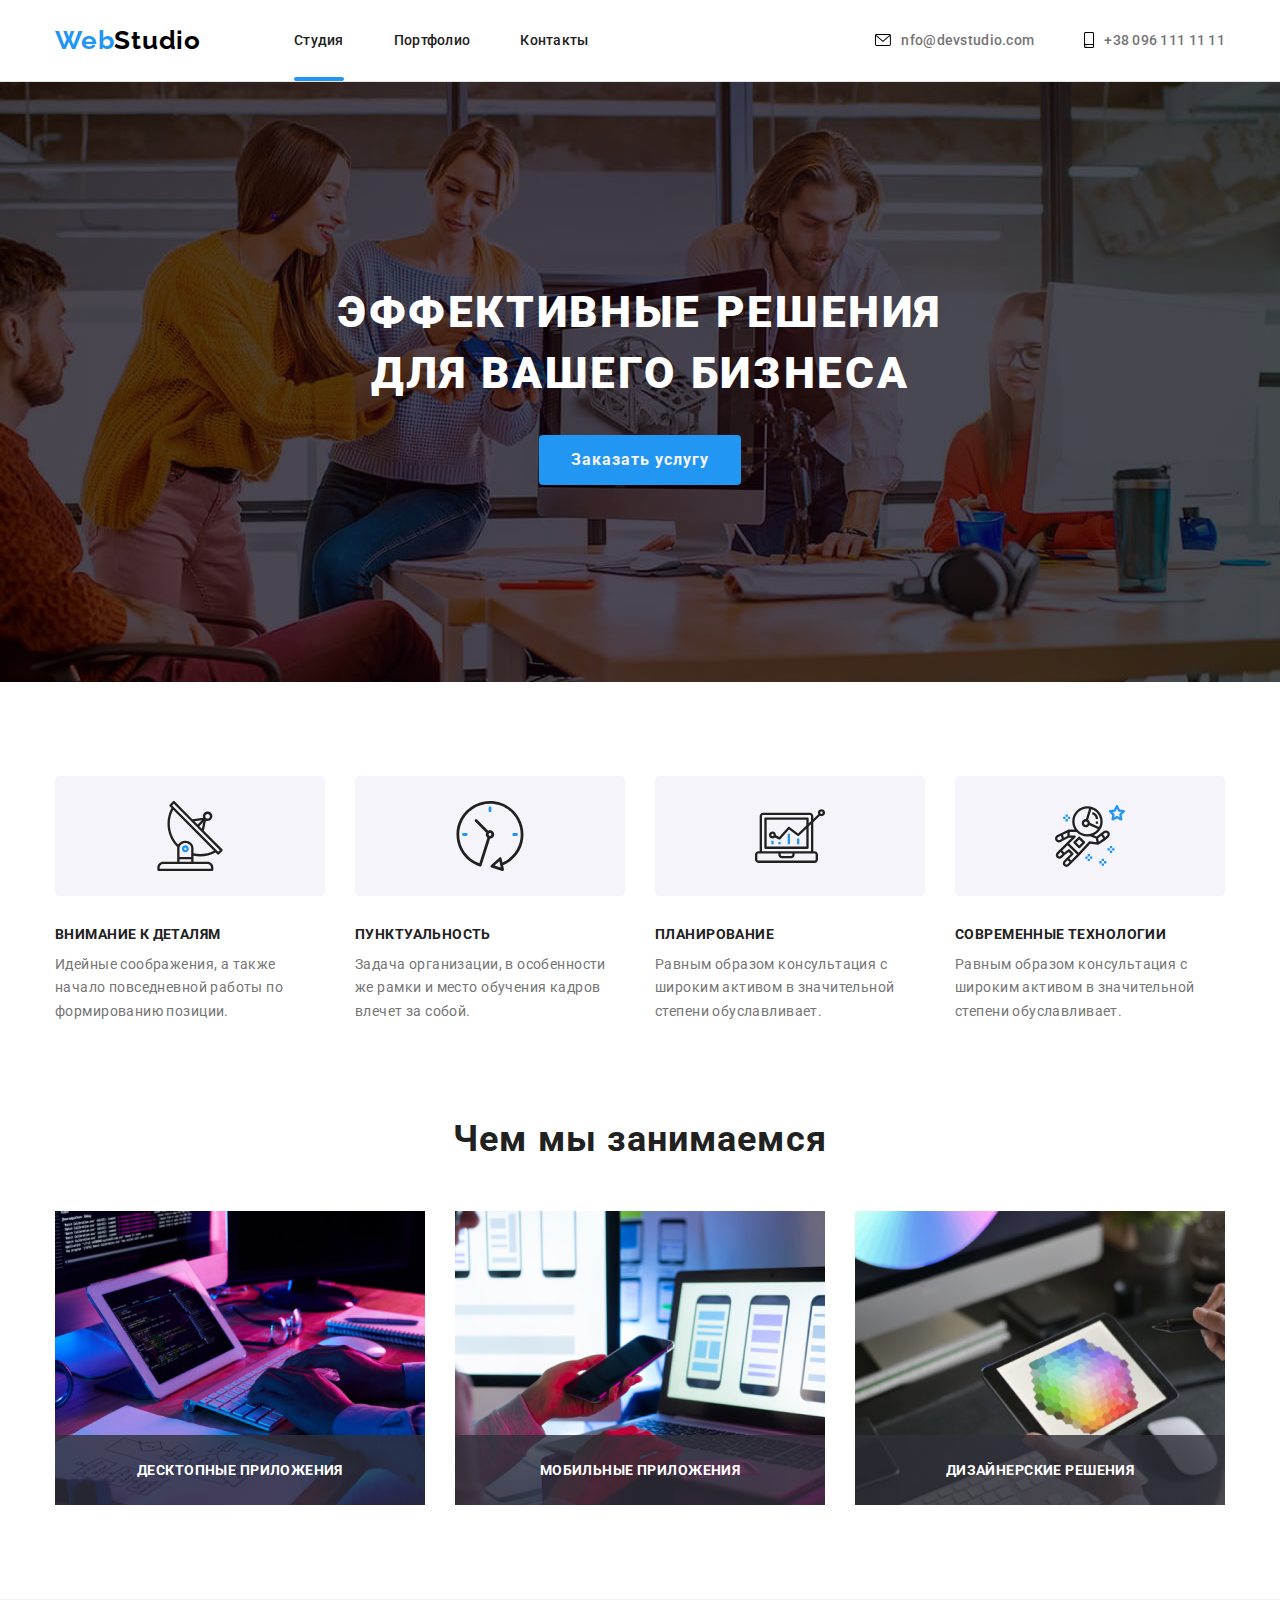
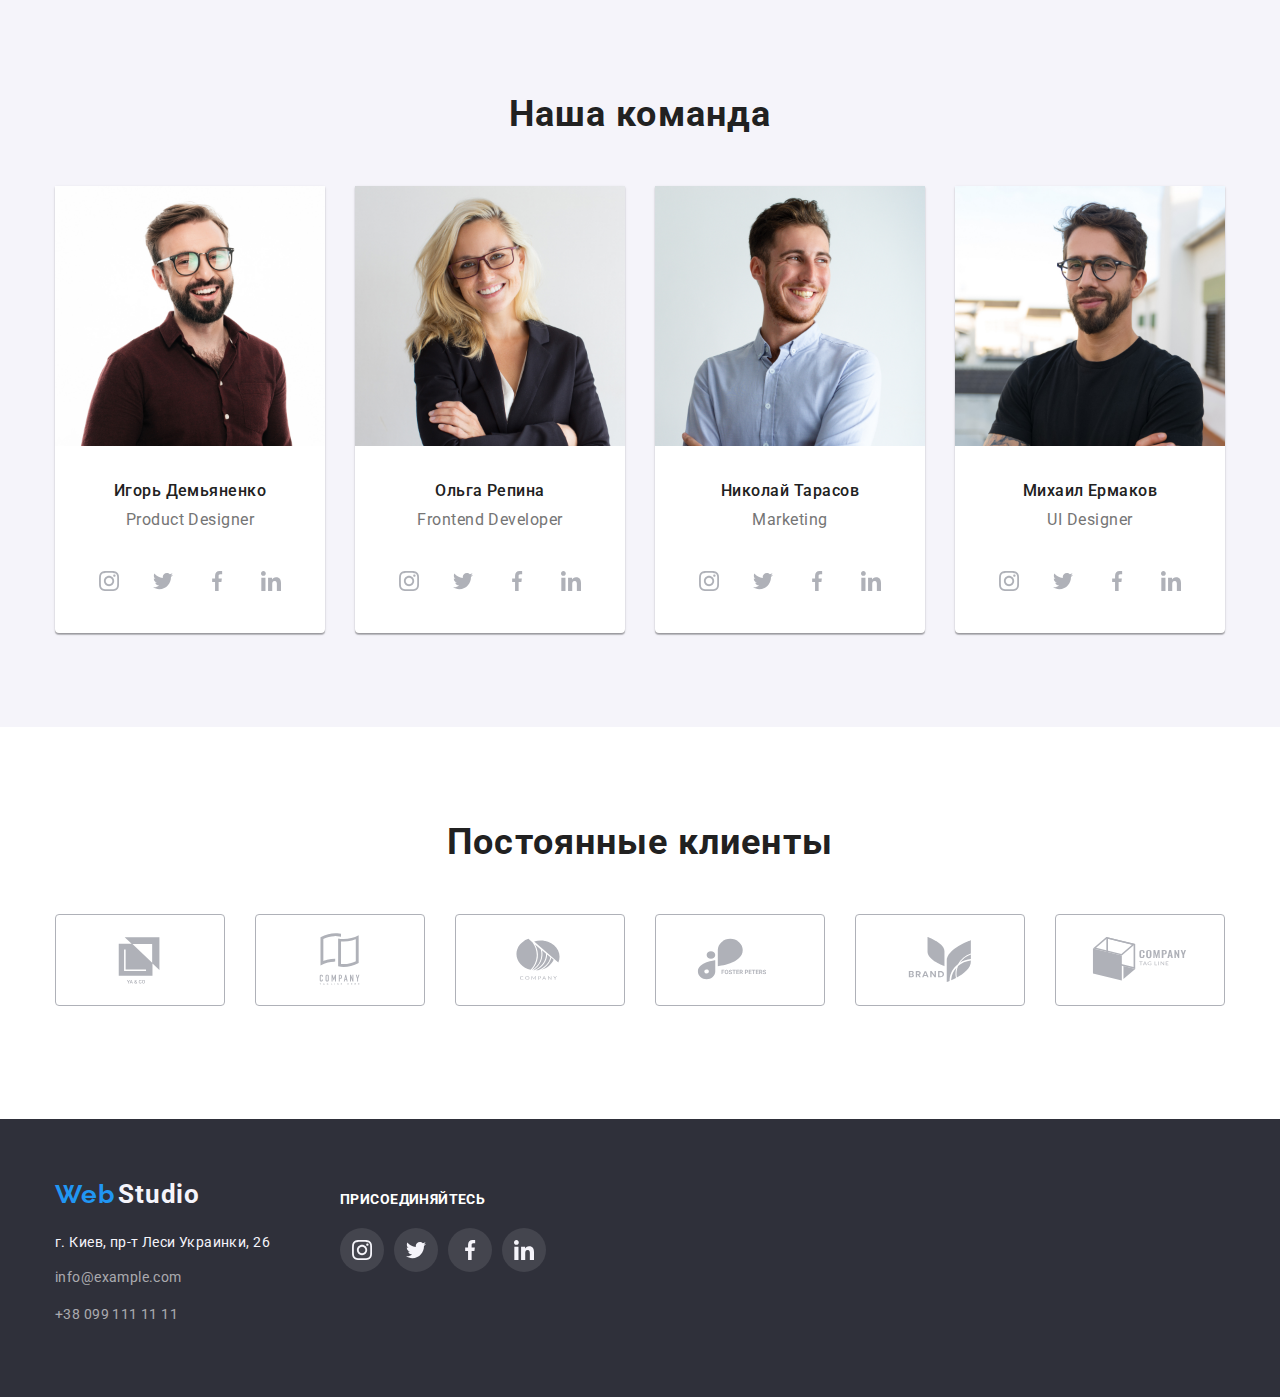
<file: index.html>
<!DOCTYPE html>
<html lang="ru">

<head>
    <meta charset="UTF-8">
    <meta http-equiv="X-UA-Compatible" content="IE=edge">
    <meta name="viewport" content="width=device-width, initial-scale=1.0">
    <title>WebStudio</title>
    <link rel="stylesheet" href="https://cdnjs.cloudflare.com/ajax/libs/modern-normalize/1.1.0/modern-normalize.min.css">
    <link rel="stylesheet" href="./css/styles.css">
    
    <link rel="preconnect" href="https://fonts.googleapis.com">
    <link rel="preconnect" href="https://fonts.gstatic.com" crossorigin>
    <link href="https://fonts.googleapis.com/css2?family=Raleway:wght@700&family=Roboto:wght@400;500;700;900&display=swap" rel="stylesheet"> 
</head>
<body>
<header class="page-header">
    <div class="conteiner conteiner-nav">
    <nav class="conteiner-nav">   
    <a href="index.html" class="logo"><span class="web">Web</span>Studio</a>
    <ul class="site-nav list">
        <li class="item">
            <a class="link current"  href="index.html">Студия</a>
        </li>
        <li class="item">
            <a class="link" href="portfolio.html">Портфолио</a>
        </li>
        <li class="item">
            <a class="link" href="#">Контакты</a>
        </li>
    </ul>
</nav>
<ul class="list-contacts list">
    <li class="item">
        <a class="contact" href="mailto:nfo@devstudio.com">
            <svg class="icon-mail">
                <use href="./img/SVG/icons.svg#envelope"></use>
                </svg> 
            nfo@devstudio.com</a>
    </li>
    <li class="item">
        <a class="contact" href="tel:+380961111111">
            <svg class="icon-tell">
                <use href="./img/SVG/icons.svg#smartphone"></use>
                </svg> 
            +38 096 111 11 11</a>
    </li>
</ul>
</div>
</header>
<main>
    <div class="conteiner-fon">
        <section class="hero">
        <div class="conteiner">
            <h1 class="hero-caption">Эффективные решения для вашего бизнеса</h1>
            <button class="hero-button" data-modal-open  type="button">Заказать услугу</button>   
        </div>
        </section>
        </div>
    <section class="post">
        <div class="conteiner post-cont">
        <ul class="list post-conteiner">
            <li class="list-post">

                <div class="icon-post-conteiner">
                    <svg class="icon-post">
                    <use href="./img/SVG/icons.svg#antenna"></use>
                    </svg> 
                </div>

                <h3 class="post-title">Внимание к деталям</h3>
               <p class="post-text"> Идейные соображения, а также начало повседневной работы по формированию позиции.</p>
            </li>
            <li class="list-post icon-clock">
                <div class="icon-post-conteiner">
                    <svg class="icon-post">
                    <use href="./img/SVG/icons.svg#clock"></use>
                    </svg> 
                </div>
                <h3 class="post-title">Пунктуальность</h3>
                <p class="post-text">Задача организации, в особенности же рамки и место обучения кадров влечет за собой.</p>
            </li>
            <li class="list-post icon-diagram">
                <div class="icon-post-conteiner">
                    <svg class="icon-post">
                    <use href="./img/SVG/icons.svg#diagram"></use>
                    </svg> 
                </div>
                <h3 class="post-title">Планирование</h3>
                <p class="post-text"> Равным образом консультация с широким активом в значительной степени обуславливает.</p>
            </li>
            <li class="list-post icon-astronaut">
                <div class="icon-post-conteiner">
                    <svg class="icon-post">
                    <use href="./img/SVG/icons.svg#astronaut"></use>
                    </svg> 
                </div>
                <h3 class="post-title">Современные технологии</h3>
                <p class="post-text"> Равным образом консультация с широким активом в значительной степени обуславливает.</p>
            </li>
        </ul>
    </div>
    </section>
    <section class="work">
        <div class="conteiner">
        <h2 class="work-title">Чем мы занимаемся</h2>
        <ul class="list work-conteiner">
        <div class="work-title-conteiner">
            <li class="list-work"><img src="img/box1.jpg" width="370" alt="Разрабатка программы">
            <div class="img-work-conainer">
                <p class="text-work-conteiner">Десктопные приложения</p>
            </div>
        </div>
            </li>

            <div class="work-title-conteiner">
            <li class="list-work"><img src="img/img.jpg" width="370" alt="Мобильное приложение">
                <div class="img-work-conainer">
                    <p class="text-work-conteiner">Мобильные приложения</p>
                </div>
            </div>
            </li>
             
            <div class="work-title-conteiner">
            <li class="list-work"><img src="img/img1.jpg" width="370" alt="Дизайн">
                <div class="img-work-conainer">
                    <p class="text-work-conteiner">Дизайнерские решения</p>
                </div>
            </div>
            </li>
        </ul>
    </div>
    </section>

      
    <section class="team team-fon">
        <div class="conteiner team-cont">
        <h2 class="team-caption">Наша команда</h2> 
        <ul class="list team-conteiner">
            <li class="team-picture">
                <img class="picture" src="img/img5.jpg" width="270" alt="Игорь Демьяненко">
                <h3 class="team-title">Игорь Демьяненко</h3>
                <p class="team-text">Product Designer</p>
                <ul class="box-icon">
                    <li>
                        <a href="#" class="button">
                        <svg class="icon-button">
                        <use href="./img/SVG/icons.svg#instagram"></use>
                        </svg>  
                    </a>
                    </li>

                    <li>
                        <a href="#" class="button">
                        <svg class="icon-button">
                        <use href="./img/SVG/icons.svg#twitter"></use>
                        </svg>  
                    </a>
                    </li>

                    <li>
                        <a href="#" class="button">
                        <svg class="icon-button" >
                        <use href="./img/SVG/icons.svg#facebook"></use>
                        </svg>  
                    </a>
                    </li>

                    <li>
                        <a href="#" class="button">
                        <svg class="icon-button" >
                        <use href="./img/SVG/icons.svg#linkedin"></use>
                        </svg>  
                    </a>
                    </li>
                </ul>
            </li>

            <li class="team-picture">
                <img class="picture" src="img/img4.jpg" width="270" alt="Ольга Репина">
                <h3 class="team-title">Ольга Репина</h3>
                <p class="team-text">Frontend Developer</p>
                <ul class="box-icon">
                    <li>
                        <a href="#" class="button">
                        <svg class="icon-button">
                        <use href="./img/SVG/icons.svg#instagram"></use>
                        </svg>  
                    </a>
                    </li>

                    <li>
                        <a href="#" class="button">
                        <svg class="icon-button">
                        <use href="./img/SVG/icons.svg#twitter"></use>
                        </svg>  
                    </a>
                    </li>

                    <li>
                        <a href="#" class="button">
                        <svg class="icon-button" >
                        <use href="./img/SVG/icons.svg#facebook"></use>
                        </svg>  
                    </a>
                    </li>

                    <li>
                        <a href="#" class="button">
                        <svg class="icon-button" >
                        <use href="./img/SVG/icons.svg#linkedin"></use>
                        </svg>  
                    </a>
                    </li>
                </ul>
            </li>

            <li class="team-picture">
                <img class="picture" src="img/img2.jpg" width="270" alt="Николай Тарасов">
                <h3 class="team-title">Николай Тарасов</h3>
                <p class="team-text">Marketing</p>
                <ul class="box-icon">
                    <li>
                        <a href="#" class="button">
                        <svg class="icon-button">
                        <use href="./img/SVG/icons.svg#instagram"></use>
                        </svg>  
                    </a>
                    </li>

                    <li>
                        <a href="#" class="button">
                        <svg class="icon-button">
                        <use href="./img/SVG/icons.svg#twitter"></use>
                        </svg>  
                    </a>
                    </li>

                    <li>
                        <a href="#" class="button">
                        <svg class="icon-button" >
                        <use href="./img/SVG/icons.svg#facebook"></use>
                        </svg>  
                    </a>
                    </li>

                    <li>
                        <a href="#" class="button">
                        <svg class="icon-button" >
                        <use href="./img/SVG/icons.svg#linkedin"></use>
                        </svg>  
                    </a>
                    </li>
                </ul>
            </li>

            <li class="team-picture">
                <img class="picture" src="img/img3.jpg" width="270" alt="Михаил Ермаков">
                <h3 class="team-title">Михаил Ермаков</h3>
                <p class="team-text">UI Designer</p>
                <ul class="box-icon">
                    <li>
                        <a href="#" class="button">
                        <svg class="icon-button">
                        <use href="./img/SVG/icons.svg#instagram"></use>
                        </svg>  
                    </a>
                    </li>

                    <li>
                        <a href="#" class="button">
                        <svg class="icon-button">
                        <use href="./img/SVG/icons.svg#twitter"></use>
                        </svg>  
                    </a>
                    </li>

                    <li>
                        <a href="#" class="button">
                        <svg class="icon-button" >
                        <use href="./img/SVG/icons.svg#facebook"></use>
                        </svg>  
                    </a>
                    </li>

                    <li>
                        <a href="#" class="button">
                        <svg class="icon-button" >
                        <use href="./img/SVG/icons.svg#linkedin"></use>
                        </svg>  
                    </a>
                    </li>
                </ul>
            </li>
        </ul>
    </div>
    </section>
 

    <section class="clients">
        <div class="conteiner clients-conteiner">
            <h2 class="clients-caption">Постоянные клиенты</h2>
            <ul class="list box-caption">

                <li>
                    <a href="#" class="box-clients">
                        <svg class="box-button">
                        <use href="./img/SVG/icons.svg#Logo"></use>
                        </svg>  
                    </a>
                </li>

                <li>
                    <a href="#" class="box-clients">
                    <svg class="box-button">
                        <use href="./img/SVG/icons.svg#Logo-1"></use>
                        </svg> 
                    </a>
                </li>

                <li> 
                    <a href="#" class="box-clients">
                    <svg class="box-button">
                        <use class="box-button-clien" href="./img/SVG/icons.svg#Logo-2"></use>
                        </svg> 
                    </a>
                </li>

                <li >
                    <a href="#" class="box-clients">
                    <svg class="box-button">
                        <use href="./img/SVG/icons.svg#Logo-3"></use>
                        </svg> 
                    </a>
                </li>

                <li> 
                    <a href="#" class="box-clients">
                    <svg class="box-button">
                        <use href="./img/SVG/icons.svg#Logo-4"></use>
                        </svg>  
                    </a> 
                </li>

                <li>
                    <a href="#" class="box-clients">
                    <svg class="box-button">
                        <use href="./img/SVG/icons.svg#Logo-5"></use>
                        </svg> 
                    </a>
                </li>
            </ul>
         </div>
    </section>
</main>

<footer class="footer">
    <div class="conteiner footer-conteiner">
        <div class="logo-conteiner">
        <div class="logo-web">
         <span class="web-footer">Web</span> <span class="logo-footer">Studio</span>
        </div>
       <address> 
        <p class="address">г. Киев, пр-т Леси Украинки, 26</p>
        <ul class="items-contacts list">
            <li class="item">
                <a class="contact-footer" href="mailto:info@example.com">info@example.com</a>
            </li>
            <li class="item">
                <a class="contact-footer" href="tel:+380991111111">+38 099 111 11 11</a>
            </li>
        </ul>
    </address>
     </div>
     
    <div class="footer-social-networks">
    <div class="social-networks">
    <h3 class="title">присоединяйтесь</h3>
    
    <ul class="footer-icon list">

    <li>
        <a href="#"  class="button-social-networks">
            <svg class="icon-button-networks">
            <use href="./img/SVG/icons.svg#instagram"></use>
            </svg>  
        </a>
    </li>
    <li>
        <a href="#"  class="button-social-networks">
        <svg class="icon-button-networks">
        <use href="./img/SVG/icons.svg#twitter"></use>
        </svg>  
    </a>
    </li>
    <li>
        <a href="#"  class="button-social-networks">
        <svg class="icon-button-networks">
        <use href="./img/SVG/icons.svg#facebook"></use>
        </svg>  
    </a>
    </li>
    <li>
        <a href="#"  class="button-social-networks">
        <svg class="icon-button-networks">
        <use href="./img/SVG/icons.svg#linkedin"></use>
        </svg>  
    </a>
    </li>
    </ul>
    </div>
</div>

</div>
</footer>

<div class="backdrop is-hidden" data-modal>
    <div class="modal">
        <button class="close" data-modal-close>
            <svg class="close-img">
                <use href="./img/SVG/icons.svg#close"></use>
            </svg>
        </button>
    </div>
</div>

<script src="./js/modal.js"></script>
</body>
</html>
</file>
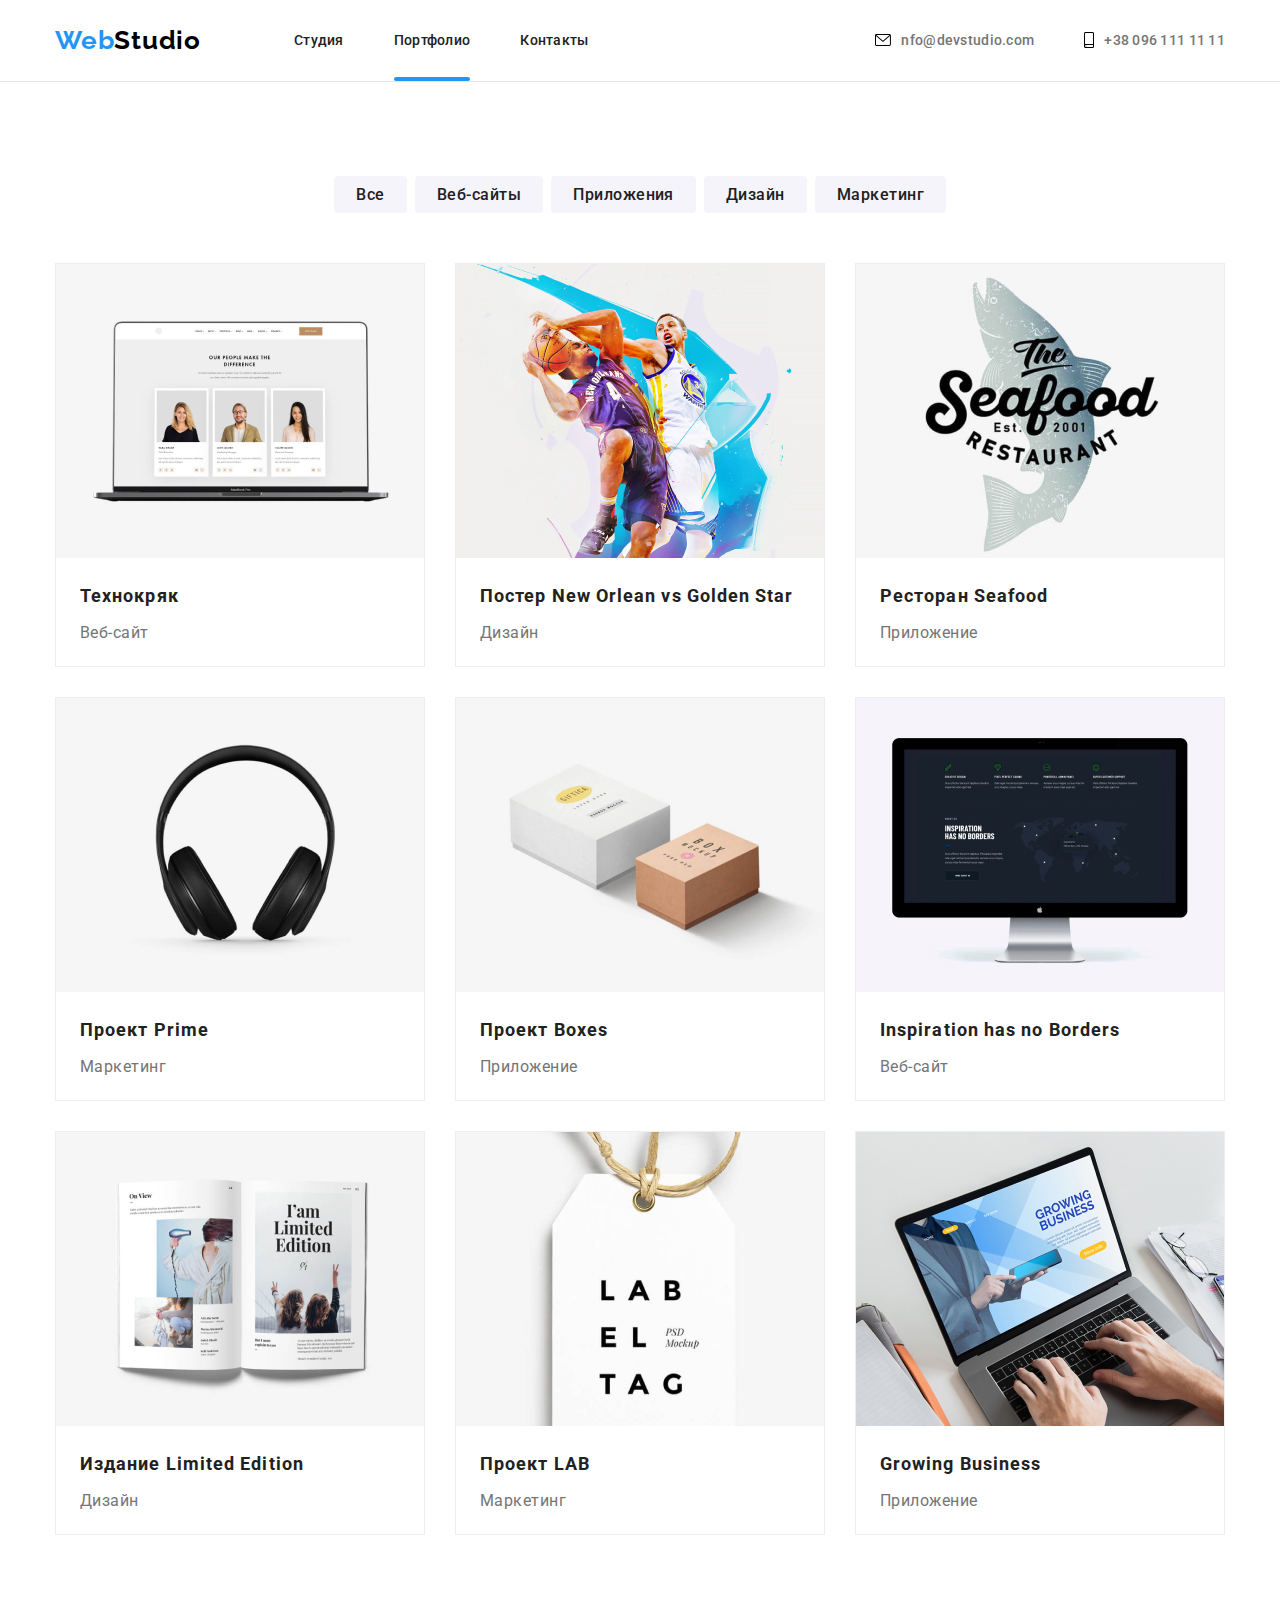
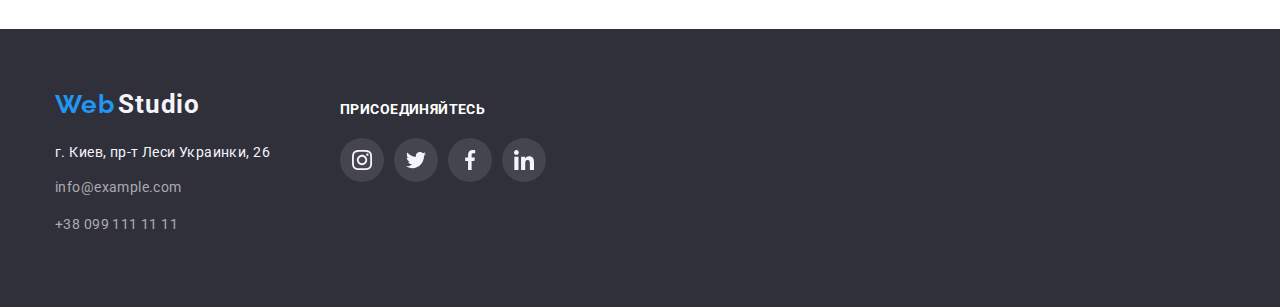
<file: portfolio.html>
<!DOCTYPE html>
<html lang="ru">
<head>
    <meta charset="UTF-8">
    <meta http-equiv="X-UA-Compatible" content="IE=edge">
    <meta name="viewport" content="width=device-width, initial-scale=1.0">
    <title>WebStudio</title>
    <link rel="stylesheet" href="https://cdnjs.cloudflare.com/ajax/libs/modern-normalize/1.1.0/modern-normalize.min.css">
    <link rel="stylesheet" href="./css/styles.css">
    
    <link rel="preconnect" href="https://fonts.googleapis.com">
    <link rel="preconnect" href="https://fonts.gstatic.com" crossorigin>
    <link href="https://fonts.googleapis.com/css2?family=Raleway:wght@700&family=Roboto:wght@400;500;700;900&display=swap" rel="stylesheet">  
</head>
<body>
    <header class="page-header">
        <div class="conteiner conteiner-nav">
        <nav class="conteiner-nav">   
        <a href="index.html" class="logo"><span class="web">Web</span>Studio</a>
        <ul class="site-nav list">
            <li class="item">
                <a class="link"  href="index.html">Студия</a>
            </li>
            <li class="item">
                <a class="link current" href="portfolio.html">Портфолио</a>
            </li>
            <li class="item">
                <a class="link" href="#">Контакты</a>
            </li>
        </ul>
    </nav>
    <ul class="list-contacts list">
        <li class="item">
            <a class="contact" href="mailto:nfo@devstudio.com">
                <svg class="icon-mail">
                    <use href="./img/SVG/icons.svg#envelope"></use>
                    </svg> 
                nfo@devstudio.com</a>
        </li>
        <li class="item">
            <a class="contact" href="tel:+380961111111">
                <svg class="icon-tell">
                    <use href="./img/SVG/icons.svg#smartphone"></use>
                    </svg> 
                +38 096 111 11 11</a>
        </li>
    </ul>
    </div>
    </header>
    <main>

        <section class="examples">
            <div class="conteiner">
            <ul class="list button-conteiner">
            <li class="button-item"><button class="button-bar" type="button">Все</button></li>
            <li class="button-item"><button class="button-bar" type="button">Веб-сайты</button></li>
            <li class="button-item"><button class="button-bar" type="button">Приложения</button></li>
            <li class="button-item"><button class="button-bar" type="button">Дизайн</button></li>
            <li class="button-item"><button class="button-bar" type="button">Маркетинг</button></li>
         </ul>
     

        
        <ul class="list examples-conteiner">
            <li class="examples-border">
                <div class="examples-border-img">

                <img src="./img/Технокряк.jpg" class="examples-img" alt="Веб-сайт" width="370">

                   <div class="examples-overlay">

                    <div class="examples-text-border">
                    <p class="examples-paragraph"> Ресурс предлагает комплексные предложения с разным уровнем функционала и сервисов. Все это позволит посетителю получить исчерпывающие сведения о компании или частном лице</p>

                    </div>
                </div>

               </div>  
               <div class="examples-table">   
                <h3 class="examples-title">Технокряк</h3>
                <p class="examples-text">Веб-сайт</p>
            
               </div>
            </li>
            <li class="examples-border">

                <div class="examples-border-img">
                <img src="./img/Постер.jpg" class="examples-img" alt="Дизайн" width="370">
                <div class="examples-overlay">

                <div class="examples-text-border">
                    <p class="examples-paragraph"> Ресурс предлагает комплексные предложения с разным уровнем функционала и сервисов. Все это позволит посетителю получить исчерпывающие сведения о компании или частном лице</p>
                    
                </div>
                </div>
                </div>  

                <div class="examples-table">
                <h3 class="examples-title">Постер New Orlean vs Golden Star</h3>
                <p class="examples-text">Дизайн</p>
                </div>
            </li>
            <li class="examples-border">

                <div class="examples-border-img">
                <img src="./img/Ресторан.jpg" class="examples-img" alt="Приложение" width="370">
                <div class="examples-overlay">
                
                <div class="examples-text-border">
                    <p class="examples-paragraph"> Ресурс предлагает комплексные предложения с разным уровнем функционала и сервисов. Все это позволит посетителю получить исчерпывающие сведения о компании или частном лице</p>
                    </div>
                </div>
                </div>
                <div class="examples-table">
                <h3 class="examples-title">Ресторан Seafood</h3>
                <p class="examples-text">Приложение</p>
               </div>
            </li>
            <li class="examples-border">
                <div class="examples-border-img">
                <img src="./img/prime.jpg" class="examples-img" alt="Маркетинг" width="370">

                <div class="examples-overlay">

                <div class="examples-text-border">
                    <p class="examples-paragraph"> Ресурс предлагает комплексные предложения с разным уровнем функционала и сервисов. Все это позволит посетителю получить исчерпывающие сведения о компании или частном лице</p>
                    </div>
                </div>
                </div>
                <div class="examples-table">
                <h3 class="examples-title">Проект Prime</h3>
                <p class="examples-text">Маркетинг</p>
            </div>
            </li>
            <li class="examples-border">
                <div class="examples-border-img">
                <img src="./img/boxes.jpg" class="examples-img" alt="Приложение" width="370">
                <div class="examples-overlay">
                <div class="examples-text-border">
                    <p class="examples-paragraph"> Ресурс предлагает комплексные предложения с разным уровнем функционала и сервисов. Все это позволит посетителю получить исчерпывающие сведения о компании или частном лице</p>
                    </div>
                </div>
                </div>
                <div class="examples-table">
                <h3 class="examples-title">Проект Boxes</h3>
                <p class="examples-text">Приложение</p>
            </div>
            </li>
            <li class="examples-border">
                <div class="examples-border-img">
                <img src="./img/Borders.jpg" class="examples-img" alt="Веб-сайт" width="370">
                <div class="examples-overlay">

                
                <div class="examples-text-border">
                    <p class="examples-paragraph"> Ресурс предлагает комплексные предложения с разным уровнем функционала и сервисов. Все это позволит посетителю получить исчерпывающие сведения о компании или частном лице</p>
                    </div>
                </div>
                </div>
                <div class="examples-table">
                <h3 class="examples-title">Inspiration has no Borders</h3>
                <p class="examples-text">Веб-сайт</p>
            </div>
            </li>
            <li class="examples-border">
                <div class="examples-border-img">
                <img src="./img/Издание.jpg" class="examples-img" alt="Дизайн" width="370">

                <div class="examples-overlay">

                <div class="examples-text-border">
                    <p class="examples-paragraph"> Ресурс предлагает комплексные предложения с разным уровнем функционала и сервисов. Все это позволит посетителю получить исчерпывающие сведения о компании или частном лице</p>
                    </div>
                </div>
                </div>
                <div class="examples-table">
                <h3 class="examples-title">Издание Limited Edition</h3>
                <p class="examples-text">Дизайн</p>
            </div>
            </li>
            <li class="examples-border">
                <div class="examples-border-img">
                <img src="./img/Проект.jpg" class="examples-img" alt="Маркетинг" width="370">

                <div class="examples-overlay">

                <div class="examples-text-border">
                    <p class="examples-paragraph"> Ресурс предлагает комплексные предложения с разным уровнем функционала и сервисов. Все это позволит посетителю получить исчерпывающие сведения о компании или частном лице</p>
                    </div>
                </div>
                </div>
                <div class="examples-table">
                <h3 class="examples-title">Проект LAB</h3>
                <p class="examples-text">Маркетинг</p>
            </div>
            </li>
            <li class="examples-border">
                <div class="examples-border-img">
                <img src="./img/Business.jpg" class="examples-img" alt="Приложение" width="370">

                <div class="examples-overlay">


                <div class="examples-text-border">
                    <p class="examples-paragraph"> Ресурс предлагает комплексные предложения с разным уровнем функционала и сервисов. Все это позволит посетителю получить исчерпывающие сведения о компании или частном лице</p>
                    </div>
                </div>
                </div>
                <div class="examples-table">
                <h3 class="examples-title">Growing Business</h3>
                <p class="examples-text">Приложение</p>
            </div>
            </li>
        </ul>
    </div>
    </section>
    </main>
    <footer class="footer">
        <div class="conteiner footer-conteiner">
            <div class="logo-conteiner">
            <div class="logo-web">
             <span class="web-footer">Web</span> <span class="logo-footer">Studio</span>
            </div>
           <address> 
            <p class="address">г. Киев, пр-т Леси Украинки, 26</p>
            <ul class="items-contacts list">
                <li class="item">
                    <a class="contact-footer" href="mailto:info@example.com">info@example.com</a>
                </li>
                <li class="item">
                    <a class="contact-footer" href="tel:+380991111111">+38 099 111 11 11</a>
                </li>
            </ul>
        </address>
         </div>
         
        <div class="footer-social-networks">
        <div class="social-networks">
        <h3 class="title">присоединяйтесь</h3>
        
        <ul class="footer-icon list">
        <li class="footer-button">
                <button class="button-social-networks">
                <svg class="icon-button-networks">
                <use href="./img/SVG/icons.svg#instagram"></use>
                </svg>  
                </button>
        </li>
        <li>
            <button class="button-social-networks">
            <svg class="icon-button-networks">
            <use href="./img/SVG/icons.svg#twitter"></use>
            </svg>  
            </button>
        </li>
        <li>
            <button class="button-social-networks">
            <svg class="icon-button-networks">
            <use href="./img/SVG/icons.svg#facebook"></use>
            </svg>  
            </button>
        </li>
        <li>
            <button class="button-social-networks">
            <svg class="icon-button-networks">
            <use href="./img/SVG/icons.svg#linkedin"></use>
            </svg>  
            </button>
        </li>
        </ul>
        </div>
    </div>
    
    </div>
    
    </footer>
</body>
</html>
</file>
<file: css/styles.css>
/* normalize */
html{
  box-sizing: border-box;
}
*,
*::before,
*::after {
  box-sizing:inherit;
}

ol, ul, li{
  margin: 0;
  padding: 0;
}

h1, h2, h3, h4, h5, h6{
  margin: 0;
  padding: 0;
}
p{
  margin: 0;
  padding: 0;
}
a {
  display: inline-block;
}


:root{
  --primary-text-color:#212121;
  --secondary-text-color:#757575;
  --accent-color:#2196F3;
  --contact-color:rgba(255, 255, 255, 0.6);
  --logo-color:#000000;
  --button-color:#F5F4FA;
  --background-color:#2F303A;
  --white-color:#FFFFFF;
  --color-examples-border:#EEEEEE;
  --box-button:#AFB1B8;
}

body{
  font-family: 'Roboto', sans-serif;
  background-color: var(--white-color);

}

.list{
list-style: none;
}

/* conteiner */

.conteiner{
width: 1200px;
padding-left: 15px;
padding-right: 15px;
margin-left: auto;
margin-right: auto;
/* outline: 1px solid black; */
}

/* page-header */
.page-header{
  border-bottom: 1px solid #E5E5E5;
}
/* logo*/
.web{
font-family: 'Raleway';
font-style: normal;
font-weight: 700;
font-size: 26px;
line-height: 1.2;
letter-spacing: 0.03em;
color:var(--accent-color) ;
text-decoration: none;
}
.logo{
font-family: 'Raleway';
font-style: normal;
font-weight: 700;
font-size: 26px;
line-height: 1.2;
letter-spacing: 0.03em;
color: var(--logo-color);
text-decoration: none;
transition: color 250ms cubic-bezier(0.4, 0, 0.2, 1);
}
.logo:hover,
.logo:focus{
color:var(--accent-color);
}


/* footer */

.footer{
  padding-top: 60px;
  padding-bottom: 60px;
}

.footer .web-footer {
font-family: 'Raleway';
font-style: normal;
font-weight: 700;
font-size: 26px;
line-height: 1.2;
letter-spacing: 0.03em;
color:var(--accent-color) ;
text-decoration: none;
}

.footer .logo-footer{
font-style: normal;
font-weight: 700;
font-size: 26px;
line-height: 1.2;
letter-spacing: 0.03em;
color: var(--button-color);
}
/* .footer-color .logo-footer:hover,
.footer-color .logo-footer:hover{
color:var(--accent-color);
} */

/* footer-color */
.footer{
  background-color: var(--background-color);
}

.logo-web{
  margin-bottom: 20px;
}

.footer-conteiner{
  display: flex;
}
.logo-conteiner{
  display: block;
}

.footer-social-networks{
  display: flex;
  margin-top: 12px;
  margin-left: 70px;
}

.social-networks{
  display: block;

}
.title{
  font-style: normal;
  font-weight: 700;
  font-size: 14px;
  line-height: 1.2;
  letter-spacing: 0.03em;
  text-transform: uppercase;
  
  color: #FFFFFF;

  margin-bottom: 20px;
  text-align:left;
  
}
.footer-icon{
  display: flex;
  gap: 10px;
}

.button-social-networks{
  border: none;
  width: 44px;
  height: 44px;
  padding: 12px;
  background-color:rgba(255, 255, 255, 0.1);
  border-radius: 120px;
  cursor: pointer;
  transition:background-color 250ms cubic-bezier(0.4, 0, 0.2, 1);
}
.button-social-networks:hover,
.button-social-networks:focus{
background-color: var(--accent-color);
}


.icon-button-networks{
  width: 20px;
  height: 20px;
  cursor: pointer;
  fill:var(--button-color);
  }
  
.button-social-networks:hover .icon-button-networks,
.button-social-networks:focus .icon-button-networks{
fill:var(--button-color);
}


/* conteiner-nav */
.conteiner-nav{
display: flex;
align-items: center;
}

/* site-nav */
.site-nav{
display: flex;
margin-left: 93px;
}

.link{
display: block;
padding-top:32px;
padding-bottom:32px;

font-style: normal;
font-weight: 500;
font-size: 14px;
line-height: 1.2;
letter-spacing: 0.02em;
color: var(--primary-text-color);
text-decoration: none;

transition: color 250ms cubic-bezier(0.4, 0, 0.2, 1);
}


.site-nav .link:hover,
.site-nav .link:focus
{
color: var(--accent-color);
}



.site-nav .item + .item{
  margin-left: 50px;
}


.item{
  position: relative;
  
}

.current:after{
  position: absolute;
  display: block;
  content: " ";
  width:100%;
  height:4px;
  border-radius: 2px;
  background-color: var(--accent-color);
  bottom: 0;
  left: 0;

  transition: transform 250ms cubic-bezier(0.4, 0, 0.2, 1);
  transform: scaleX(1);
  
}

.current:hover::after{
  transform: scaleX(0);
  
}





/* list-contacts */
.list-contacts{
display:flex;
align-items: center;
margin-left: auto;
}

.contact{
display: flex;
font-style: normal;
font-weight: 500;
font-size: 14px;
line-height: 1.2;
letter-spacing: 0.02em;
color: var(--secondary-text-color);
text-decoration: none;

align-items: center;
justify-content: center;

transition: color 250ms cubic-bezier(0.4, 0, 0.2, 1);
}

.list-contacts .contact:hover,
.list-contacts .contact:focus{
color: var(--accent-color);
}

.list-contacts .item + .item{
  margin-left: 50px;
}

/* icon-mail */
.icon-mail{
  width: 16px;
  height: 12px;
  margin-right: 10px;
  cursor: pointer;

  transition: fill 250ms cubic-bezier(0.4, 0, 0.2, 1);
}
.icon-mail:hover,
.icon-mail:focus{
  fill: var(--accent-color);
}

.contact:hover .icon-mail,
.contact:focus .icon-mail{
  fill: var(--accent-color);
}

.icon-tell{
  width: 10px;
  height: 16px;
  margin-right: 10px;
  cursor: pointer;
  transition: fill 250ms cubic-bezier(0.4, 0, 0.2, 1);

}

.icon-tell:hover,
.icon-tell:focus{
  fill: var(--accent-color);
}

.contact:hover .icon-tell,
.contact:focus .icon-tell{
  fill: var(--accent-color);
}

/* items-contacts */

.contact-footer{
font-style: normal;
font-weight: 400;
font-size: 14px;
line-height: 2;
letter-spacing: 0.03em;
color: var(--contact-color);
text-decoration: none;
margin-bottom: 9px;

transition: color 250ms cubic-bezier(0.4, 0, 0.2, 1);
}

.contact-footer:hover,
.contact-footer:focus
{
color: var(--accent-color);
}

.address{
font-style: normal;
font-weight: 400;
font-size: 14px;
line-height: 1.7;
letter-spacing: 0.03em;
color: var(--button-color);

margin-bottom: 9px;
}


/* hero */
.conteiner-fon{
  max-width: 1600px;
  height: 600px;
  margin-left: auto;
  margin-right: auto;
  /* outline: 1px solid black; */

 background-image: linear-gradient(
  to right,
  rgba(12, 2, 2, 0.5),
  rgba(17, 5, 17, 0.5),
  rgba(3, 10, 3, 0.5)),
  url(../img/Fon.jpg);
  background-position: center;
  background-size: cover;
  background-repeat: no-repeat;
}

.hero{
  text-align: center;
  padding-top: 200px;
  padding-bottom: 200px; 
}
.hero .hero-caption{
width: 696px;
margin-left: auto;
margin-right: auto;
margin-bottom: 30px;

font-style: normal;
font-weight: 900;
font-size: 44px;
line-height: 1.4;
text-align: center;
letter-spacing: 0.06em;
text-transform: uppercase;
color:var(--white-color);
}

.hero .hero-button{
padding: 10px 32px;

font-style: normal;
font-weight: 700;
font-size: 16px;
line-height: 1.9;
align-items:center;
text-align:center;
letter-spacing: 0.06em;
color: var(--button-color);

background-color:var(--accent-color);
min-width: 200px;
height: 50px;
border-radius: 4px;
cursor: pointer;
border:transparent;
}
.hero .hero-button:hover,
.hero .hero-button:focus{
color:var(--logo-color);
box-shadow: 0px 4px 4px rgba(0, 0, 0, 0.15);
}


/* post */
.post-conteiner{
  display: flex;
  gap: 30px;
}
.post-conteiner .list-post{
  width: 270px;
  text-align: left;
}



.post{
text-align: center;
padding-bottom: 94px;
padding-top: 94px;
}

.post .post-title{
margin-bottom: 10px;

font-style: normal;
font-weight: 700;
font-size: 14px;
line-height: 1.2;
letter-spacing: 0.03em;
text-transform: uppercase;
color: var(--primary-text-color);
}
.post .post-text{
font-style: normal;
font-weight: 400;
font-size: 14px;
line-height: 1.7;
letter-spacing: 0.03em;

color: var(--secondary-text-color);
}


.icon-post-conteiner{
  width: 270px;
  height: 120px;
  background-repeat: no-repeat;
  background-position: center;
  background-color: var(--button-color);
  border-radius: 4px;
  margin-bottom: 30px;

  display: flex;
  justify-content: center;
  align-items: center;

  /* padding: 25px 100px;
  margin-bottom: 30px; */
  /* outline: 1px solid black; */
}
.icon-post{
  width:70px;
  height:70px;
}

/* work */
.work{
  padding-bottom: 94px;
}

.work-conteiner{
display: flex;
gap: 30px;
}

.list-work{
 display: flex;
}
/* .work-conteiner .list-work+ .list-work{
  margin-left: 30px;
} */


.work .work-title{
margin-bottom: 50px;

font-style: normal;
font-weight: 700;
font-size: 36px;
line-height: 1.2;
text-align: center;
letter-spacing: 0.03em;
color: var(--primary-text-color);
}
.work-title-conteiner{
  position: relative;
}

.img-work-conainer{
  display: flex;
  width: 100%;
  height: 70px;
  background: rgba(47, 48, 58, 0.8);
  justify-content: center;
  align-items: center;

  position: absolute;
  bottom: 0;
  left: 0;
}

.text-work-conteiner{
  display: block;
font-style: normal;
font-weight: 700;
font-size: 14px;
line-height: 1.2;
text-align: center;
letter-spacing: 0.03em;
text-transform: uppercase;
color: var(--white-color);

}


/* team-fon */

.team-fon{
margin-left: auto;
margin-right: auto;
background-color: #F5F4FA;
}
/* team */
.team{
  padding-bottom: 94px;
  padding-top: 94px;
}
.team-conteiner{
display: flex;
justify-content: space-between;
}


.team-picture{
border: var(--white-color);
box-shadow: 0px 1px 3px rgba(0, 0, 0, 0.12), 0px 1px 1px rgba(0, 0, 0, 0.14), 0px 2px 1px rgba(0, 0, 0, 0.2);
border-radius: 0px 0px 4px 4px;
background: var(--white-color);
}
 
.picture{
margin-bottom: 30px;
}

.team .team-caption{
margin-bottom: 50px;

font-style: normal;
font-weight: 700;
font-size: 36px;
line-height: 1.2;
text-align: center;
letter-spacing: 0.03em;
color: var(--primary-text-color);
}
.team .team-title{
margin-bottom: 10px;

font-style: normal;
font-weight: 500;
font-size: 16px;
line-height: 1.2;
text-align: center;
letter-spacing: 0.03em;
color: var(--primary-text-color);
}
.team .team-text{
margin-bottom: 30px;

font-family: 'Roboto';
font-style: normal;
font-weight: 400;
font-size: 16px;
line-height: 1.2;
text-align: center;
letter-spacing: 0.03em;
color: var(--secondary-text-color);
}

.box-icon{
  display:flex;
  width: 206px;
  height: 44px;
  list-style: none;
  margin-left: auto;
  margin-right: auto;
  margin-bottom: 30px;
  justify-content: space-between;
  
  /* outline: 1px solid tomato; */
}
.button{
  border: none;
  width: 44px;
  height: 44px;
  padding: 12px;
  background-color:var(--white-color);
  border-radius: 120px;
  cursor: pointer;

  transition: background-color 250ms cubic-bezier(0.4, 0, 0.2, 1);
}
.button:hover,
.button:focus{
background-color: var(--accent-color);
}

.icon-button{
width: 20px;
height: 20px;
cursor: pointer;
fill:var(--box-button);

transition:fill 250ms cubic-bezier(0.4, 0, 0.2, 1);
}

.icon-button:hover,
.icon-button:focus{
fill: var(--white-color);
}

.button:hover .icon-button,
.button:focus .icon-button{
fill: var(--white-color);
}

/* clients */
.clients{
  padding-top: 94px;
  padding-bottom: 113px;
}
.clients-caption{
font-style: normal;
font-weight: 700;
font-size: 36px;
line-height: 1.2;
text-align: center;
letter-spacing: 0.03em;
color: var(--primary-text-color);
margin-bottom: 50px;
}


.box-clients{
  display:flex;
  width: 170px;
  height: 92px;
  list-style: none;
  border: 1px solid #AFB1B8;
  border-radius: 4px;
  align-items: center;
  cursor: pointer;
  justify-content: center;

  transition: border-color 250ms cubic-bezier(0.4, 0, 0.2, 1);

/* outline: 1px solid black; */
}
.box-clients:hover,
.box-clients:focus{
  border-color: var(--accent-color);
}

.box-caption{
  display: flex;
  gap: 30px;
  /* outline: 1px solid black; */
}

.box-button{
 display:block;
 width: 106px;
 height: 60px;
 fill:#AFB1B8;
 cursor: pointer;

 transition: fill 250ms cubic-bezier(0.4, 0, 0.2, 1);
 /* outline: 1px solid black; */
}

.box-button:hover,
.box-button:focus{
  fill:var(--accent-color);
}

.box-clients:hover .box-button,
.box-clients:focus .box-button{
  fill:var(--accent-color);
}

/*----------- Портфолио-----------  */

/* bar */
.examples{
padding-top: 94px;
padding-bottom: 94px;
}
.button-conteiner{
display: flex;
justify-content: center;
margin-bottom: 50px;
}
.button-conteiner .button-item + .button-item{
margin-left: 8px;
}

.examples .button-bar{
padding: 6px 22px;
min-width: 73px;

font-family: 'Roboto';
font-style: normal;
font-weight: 500;
font-size: 16px;
line-height: 1.6;
text-align: center;
letter-spacing: 0.03em;

cursor: pointer;
background-color:var(--button-color);
color: var(--primary-text-color);
border:transparent;
border-radius: 4px;

transition: background-color 250ms cubic-bezier(0.4, 0, 0.2, 1), 
color 250ms cubic-bezier(0.4, 0, 0.2, 1),
box-shadow 250ms cubic-bezier(0.4, 0, 0.2, 1);
}
.examples .button-bar:focus,
.examples .button-bar:hover{
background-color:var(--accent-color);
color:var(--button-color);
box-shadow: 0 10px 10px -5px rgba(0, 0, 0, 0.3);
}
/* examples */
.examples-conteiner{
display: flex;
flex-wrap: wrap;
gap: 30px;
}
.examples-img{
display: block;
}


.examples-border{
width: 370px;
height: 404px;
border: 1px solid var(--color-examples-border);
cursor: pointer;
transition: box-shadow 250ms cubic-bezier(0.4, 0, 0.2, 1);
}

.examples-border:hover{
 box-shadow: 0px 1px 1px rgba(0, 0, 0, 0.12),
 0px 4px 4px rgba(0, 0, 0, 0.06), 1px 4px 6px rgba(0, 0, 0, 0.16);
}

.examples-border:nth-child(n + 7){
  margin-bottom:0px;
  /* background-color: tomato; */
}

/* overlay portfolio  */
.examples-border-img{
  position: relative;
  overflow: hidden;

}


.examples-text-border{
  display: inline-flex;
  position: absolute;
  top:50%;
  left: 50%;
  transform: translate(-50%, -50%);
/*   
  outline: 1px solid black; */

}



.examples-border:hover .examples-overlay{
  transform:translateY(-100%);
}

.examples-overlay{
  width: 100%;
  height: 100%;
  background-color: rgba(33, 150, 243, 0.9);
  position: absolute;
  transition: transform 250ms cubic-bezier(0.4, 0, 0.2, 1);
  transform:translateY(100%);
}


.examples-paragraph{
display: block;
font-family: 'Roboto';
font-style: normal;
font-weight: 400;
font-size: 18px;
line-height: 28px;
letter-spacing: 0.03em;
color: var(--white-color);
width: 322px;
height: 168px;
}



.examples-table{
padding: 20px 24px;
}

.examples .examples-title{
/* text-align: auto; */
margin-bottom: 4px;

font-style: normal;
font-weight: 700;
font-size: 18px;
line-height: 2;
letter-spacing: 0.06em;
color: var(--primary-text-color);
}

.examples .examples-text{
font-style: normal;
font-weight: 400;
font-size: 16px;
line-height: 1.9;
letter-spacing: 0.03em;
color: var(--secondary-text-color);
} 

/* backdrop */
.backdrop{
  position: fixed;
  top: 0;
  left: 0;
  width:100%;
  height: 100%;
  background-color:rgba(0, 0, 0, 0.2);
  opacity: 1;

  transition: opacity 250ms cubic-bezier(0.4, 0, 0.2, 1);

}
.backdrop.is-hidden{
  opacity: 0;
  transition: opacity 250ms cubic-bezier(0.4, 0, 0.2, 1);
  pointer-events: none;
}

.modal{
  position: absolute;
  width: 528px;
  height: 581px;
  background-color: #FFFFFF;
  top: 50%;
  left: 50%;
  transform: translate(-50%, -50%);
  margin: 0;
  padding: 0;
}


.close{
  
  display:flex;
  padding:0;
  width: 30px;
  height: 30px;
  justify-content: center;
  align-items: center;
  border-radius: 45px;
  background-color: var(--white-color);
  margin-top: 18px;
  margin-left: 490px;
}

.close-img{
  display: block;
  background-size: cover;
  object-fit: cover;
  fill:var(--logo-color);
  cursor: pointer;
}

.close:hover{
  background-color: var(--accent-color);
}
.close-img:hover{
 fill: var(--white-color);
}
</file>
